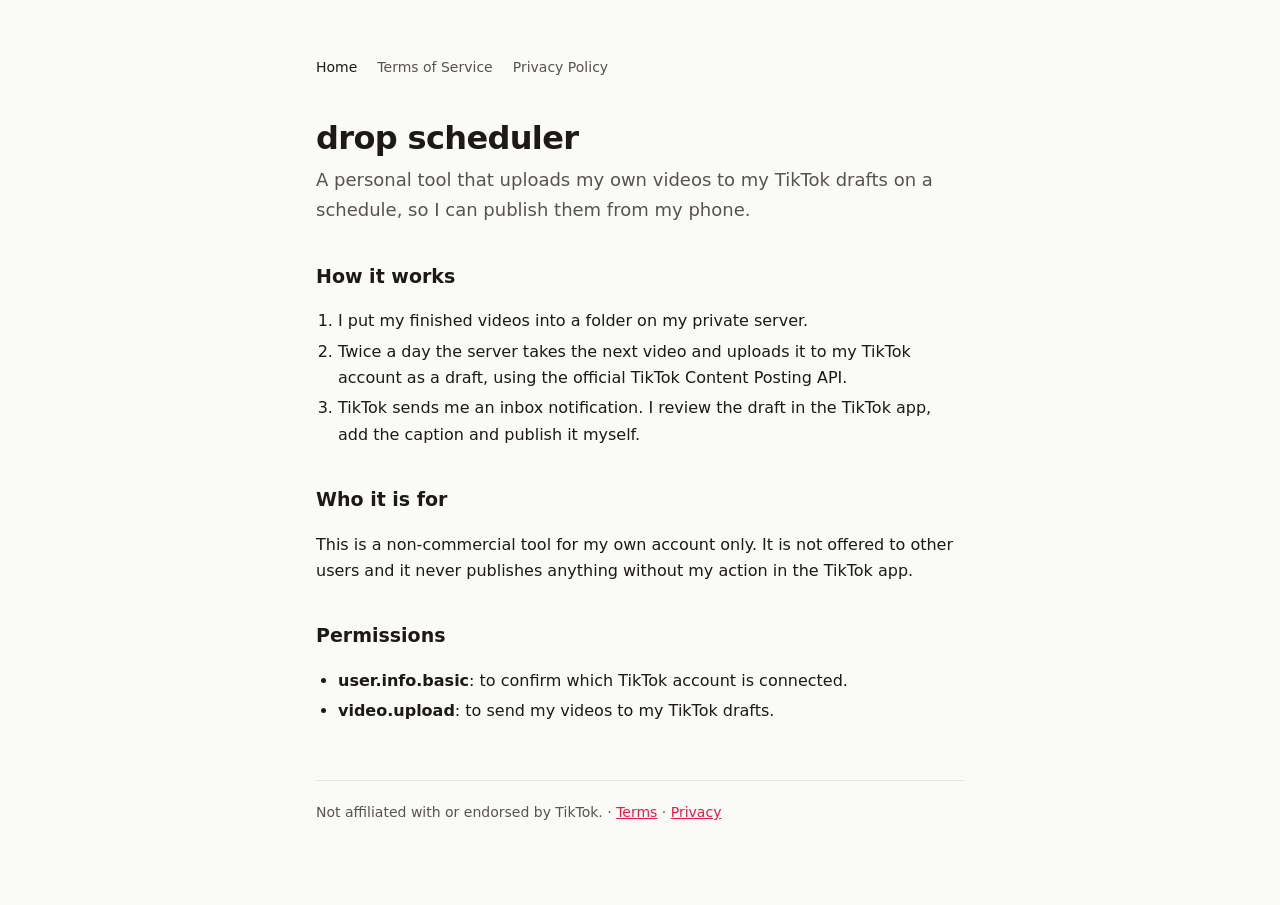
<file: index.html>
<!doctype html>
<html lang="en">
<head>
  <meta charset="utf-8">
  <meta name="viewport" content="width=device-width, initial-scale=1">
  <title>drop scheduler</title>
  <meta name="description" content="A personal tool that uploads my own videos to my TikTok drafts on a schedule.">
  <link rel="stylesheet" href="style.css">
</head>
<body>
<main>
  <nav><a href="./" aria-current="page">Home</a><a href="terms.html">Terms of Service</a><a href="privacy.html">Privacy Policy</a></nav>

  <h1>drop scheduler</h1>
  <p class="lead">A personal tool that uploads my own videos to my TikTok drafts on a schedule, so I can publish them from my phone.</p>

  <h2>How it works</h2>
  <ol>
    <li>I put my finished videos into a folder on my private server.</li>
    <li>Twice a day the server takes the next video and uploads it to my TikTok account as a draft, using the official TikTok Content Posting API.</li>
    <li>TikTok sends me an inbox notification. I review the draft in the TikTok app, add the caption and publish it myself.</li>
  </ol>

  <h2>Who it is for</h2>
  <p>This is a non-commercial tool for my own account only. It is not offered to other users and it never publishes anything without my action in the TikTok app.</p>

  <h2>Permissions</h2>
  <ul>
    <li><strong>user.info.basic</strong>: to confirm which TikTok account is connected.</li>
    <li><strong>video.upload</strong>: to send my videos to my TikTok drafts.</li>
  </ul>

  <footer>Not affiliated with or endorsed by TikTok. · <a href="terms.html">Terms</a> · <a href="privacy.html">Privacy</a></footer>
</main>
</body>
</html>
</file>
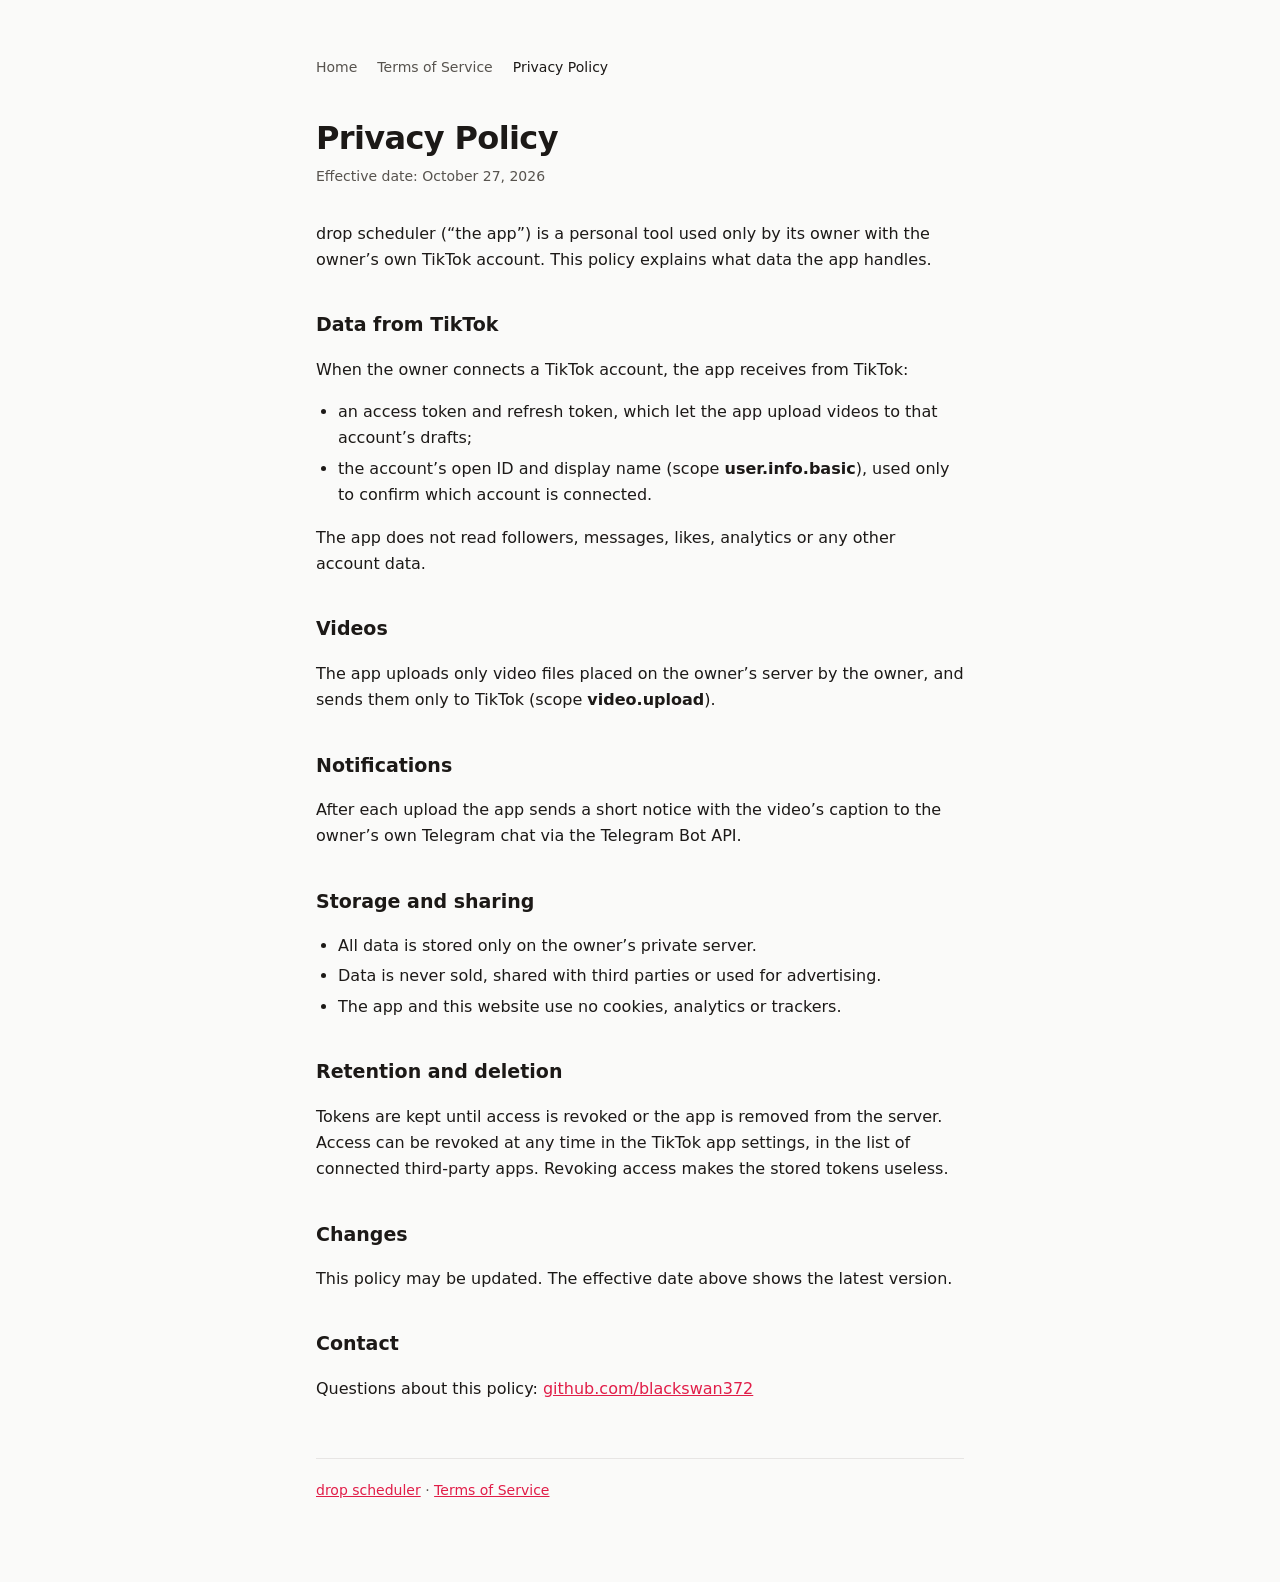
<file: privacy.html>
<!doctype html>
<html lang="en">
<head>
  <meta charset="utf-8">
  <meta name="viewport" content="width=device-width, initial-scale=1">
  <title>Privacy Policy · drop scheduler</title>
  <link rel="stylesheet" href="style.css">
</head>
<body>
<main>
  <nav><a href="./">Home</a><a href="terms.html">Terms of Service</a><a href="privacy.html" aria-current="page">Privacy Policy</a></nav>

  <h1>Privacy Policy</h1>
  <p class="meta">Effective date: October 27, 2026</p>

  <p>drop scheduler (“the app”) is a personal tool used only by its owner with the owner’s own TikTok account. This policy explains what data the app handles.</p>

  <h2>Data from TikTok</h2>
  <p>When the owner connects a TikTok account, the app receives from TikTok:</p>
  <ul>
    <li>an access token and refresh token, which let the app upload videos to that account’s drafts;</li>
    <li>the account’s open ID and display name (scope <strong>user.info.basic</strong>), used only to confirm which account is connected.</li>
  </ul>
  <p>The app does not read followers, messages, likes, analytics or any other account data.</p>

  <h2>Videos</h2>
  <p>The app uploads only video files placed on the owner’s server by the owner, and sends them only to TikTok (scope <strong>video.upload</strong>).</p>

  <h2>Notifications</h2>
  <p>After each upload the app sends a short notice with the video’s caption to the owner’s own Telegram chat via the Telegram Bot API.</p>

  <h2>Storage and sharing</h2>
  <ul>
    <li>All data is stored only on the owner’s private server.</li>
    <li>Data is never sold, shared with third parties or used for advertising.</li>
    <li>The app and this website use no cookies, analytics or trackers.</li>
  </ul>

  <h2>Retention and deletion</h2>
  <p>Tokens are kept until access is revoked or the app is removed from the server. Access can be revoked at any time in the TikTok app settings, in the list of connected third-party apps. Revoking access makes the stored tokens useless.</p>

  <h2>Changes</h2>
  <p>This policy may be updated. The effective date above shows the latest version.</p>

  <h2>Contact</h2>
  <p>Questions about this policy: <a href="https://github.com/blackswan372">github.com/blackswan372</a></p>

  <footer><a href="./">drop scheduler</a> · <a href="terms.html">Terms of Service</a></footer>
</main>
</body>
</html>
</file>
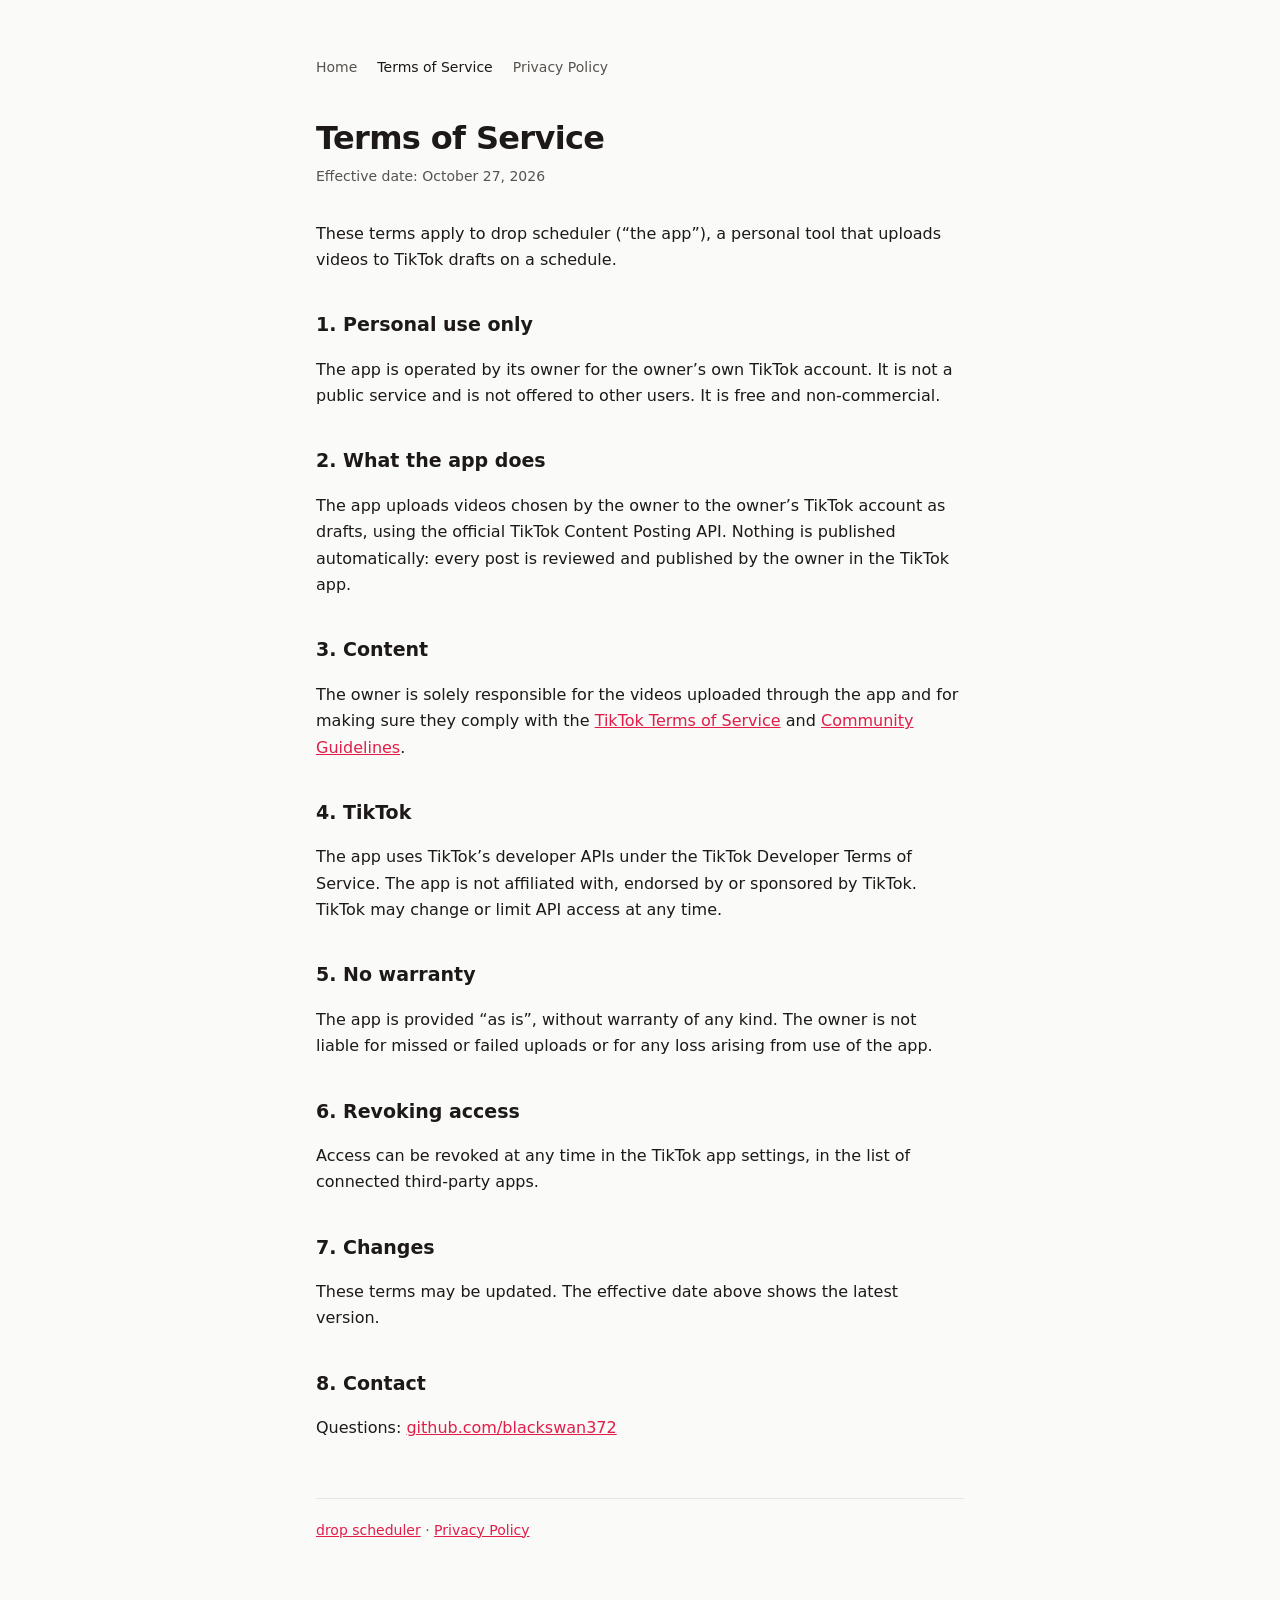
<file: terms.html>
<!doctype html>
<html lang="en">
<head>
  <meta charset="utf-8">
  <meta name="viewport" content="width=device-width, initial-scale=1">
  <title>Terms of Service · drop scheduler</title>
  <link rel="stylesheet" href="style.css">
</head>
<body>
<main>
  <nav><a href="./">Home</a><a href="terms.html" aria-current="page">Terms of Service</a><a href="privacy.html">Privacy Policy</a></nav>

  <h1>Terms of Service</h1>
  <p class="meta">Effective date: October 27, 2026</p>

  <p>These terms apply to drop scheduler (“the app”), a personal tool that uploads videos to TikTok drafts on a schedule.</p>

  <h2>1. Personal use only</h2>
  <p>The app is operated by its owner for the owner’s own TikTok account. It is not a public service and is not offered to other users. It is free and non-commercial.</p>

  <h2>2. What the app does</h2>
  <p>The app uploads videos chosen by the owner to the owner’s TikTok account as drafts, using the official TikTok Content Posting API. Nothing is published automatically: every post is reviewed and published by the owner in the TikTok app.</p>

  <h2>3. Content</h2>
  <p>The owner is solely responsible for the videos uploaded through the app and for making sure they comply with the <a href="https://www.tiktok.com/legal/terms-of-service">TikTok Terms of Service</a> and <a href="https://www.tiktok.com/community-guidelines">Community Guidelines</a>.</p>

  <h2>4. TikTok</h2>
  <p>The app uses TikTok’s developer APIs under the TikTok Developer Terms of Service. The app is not affiliated with, endorsed by or sponsored by TikTok. TikTok may change or limit API access at any time.</p>

  <h2>5. No warranty</h2>
  <p>The app is provided “as is”, without warranty of any kind. The owner is not liable for missed or failed uploads or for any loss arising from use of the app.</p>

  <h2>6. Revoking access</h2>
  <p>Access can be revoked at any time in the TikTok app settings, in the list of connected third-party apps.</p>

  <h2>7. Changes</h2>
  <p>These terms may be updated. The effective date above shows the latest version.</p>

  <h2>8. Contact</h2>
  <p>Questions: <a href="https://github.com/blackswan372">github.com/blackswan372</a></p>

  <footer><a href="./">drop scheduler</a> · <a href="privacy.html">Privacy Policy</a></footer>
</main>
</body>
</html>
</file>
<file: style.css>
:root {
  --bg: #fafaf9;
  --fg: #1c1917;
  --muted: #57534e;
  --line: #e7e5e4;
  --accent: #e11d48;
}
@media (prefers-color-scheme: dark) {
  :root {
    --bg: #0c0a09;
    --fg: #f5f5f4;
    --muted: #a8a29e;
    --line: #292524;
    --accent: #fb7185;
  }
}
* { box-sizing: border-box; }
body {
  margin: 0;
  background: var(--bg);
  color: var(--fg);
  font: 16px/1.65 system-ui, -apple-system, "Segoe UI", Roboto, sans-serif;
}
main { max-width: 680px; margin: 0 auto; padding: 56px 16px 80px; }
h1 { font-size: 32px; line-height: 1.2; margin: 0 0 8px; letter-spacing: -0.02em; }
h2 { font-size: 19px; margin: 36px 0 8px; }
p, li { color: var(--fg); }
.lead { font-size: 18px; color: var(--muted); margin: 0 0 32px; }
.meta { color: var(--muted); font-size: 14px; margin: 0 0 32px; }
ul, ol { padding-left: 22px; }
li { margin: 4px 0; }
a { color: var(--accent); }
nav { display: flex; gap: 20px; font-size: 14px; margin-bottom: 40px; }
nav a { color: var(--muted); text-decoration: none; }
nav a:hover, nav a[aria-current] { color: var(--fg); }
footer { margin-top: 56px; padding-top: 20px; border-top: 1px solid var(--line); color: var(--muted); font-size: 14px; }
</file>
